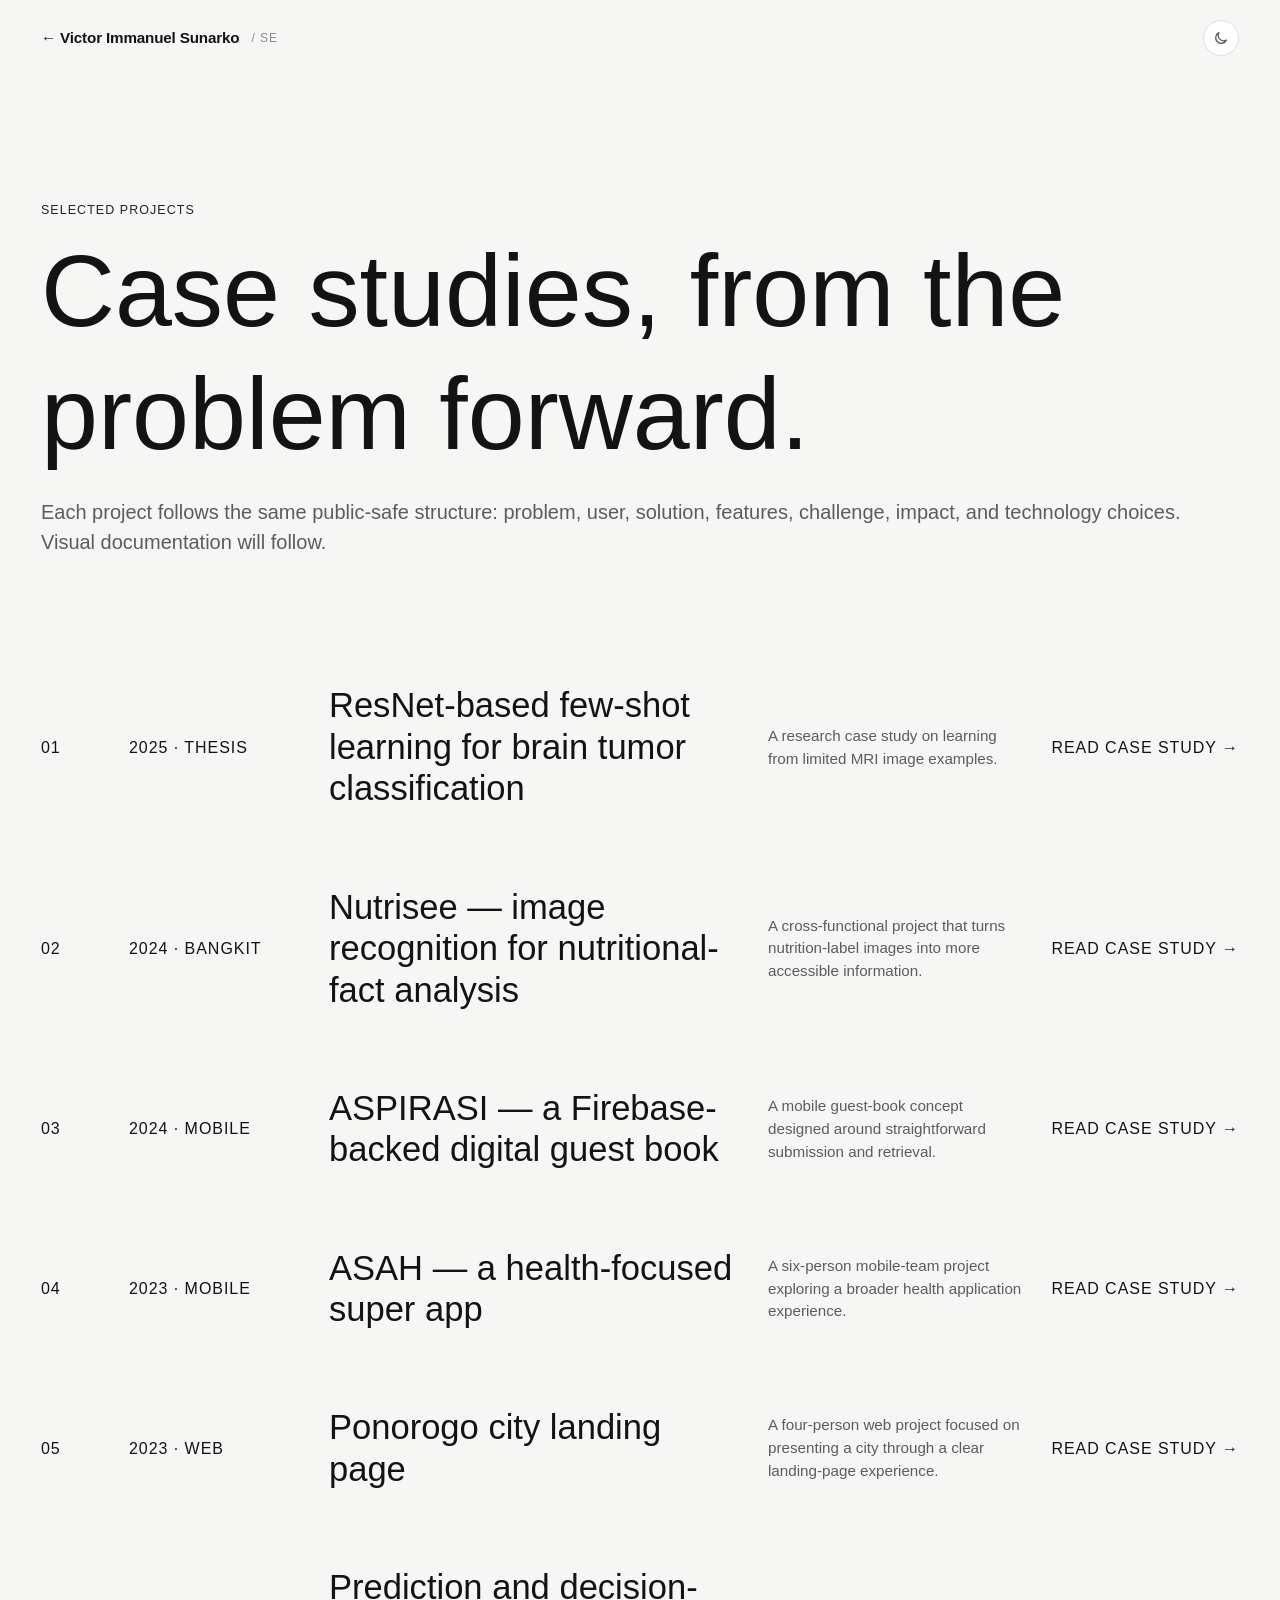
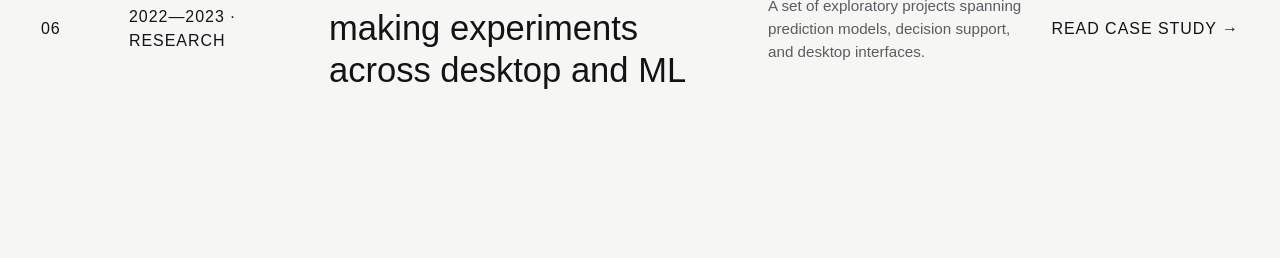
<file: projects/index.html>
<!doctype html>
<html lang="en">
<head>
  <meta charset="utf-8">
  <meta name="viewport" content="width=device-width, initial-scale=1">
  <meta name="description" content="Selected software engineering, research, and product case studies by Victor Immanuel Sunarko.">
  <meta name="theme-color" content="#eef5ff">
  <link rel="icon" href="../assets/img/favicon.svg?v=2" type="image/svg+xml">
  <link rel="preconnect" href="https://fonts.googleapis.com">
  <link rel="preconnect" href="https://fonts.gstatic.com" crossorigin>
  <link href="https://fonts.googleapis.com/css2?family=IBM+Plex+Mono:wght@400;500;600&amp;family=IBM+Plex+Sans:wght@400;500;600&amp;family=Syne:wght@500;600;700&amp;display=swap" rel="stylesheet">
  <link href="https://cdn.jsdelivr.net/npm/bootstrap@5.3.8/dist/css/bootstrap.min.css" rel="stylesheet" integrity="sha384-sRIl4kxILFvY47J16cr9ZwB07vP4J8+LH7qKQnuqkuIAvNWLzeN8tE5YBujZqJLB" crossorigin="anonymous">
  <script>
    (() => {
      try {
        const savedTheme = localStorage.getItem("portfolio-theme");
        const systemTheme = window.matchMedia("(prefers-color-scheme: dark)").matches ? "dark" : "light";
        document.documentElement.dataset.theme = savedTheme || systemTheme;
      } catch {
        document.documentElement.dataset.theme = "light";
      }
    })();
  </script>
  <link rel="stylesheet" href="../assets/css/site.css">
  <link rel="stylesheet" href="../assets/css/projects.css">
  <title>Projects — Victor Immanuel Sunarko</title>
</head>
<body class="case-page">
  <a class="skip-link" href="#main-content">Skip to content</a>
  <header class="case-nav"><div class="container-xl"><a class="brand" href="../index.html">← Victor Immanuel Sunarko <span class="brand-role">/ SE</span></a><button class="theme-toggle" type="button" aria-label="Switch to dark mode" aria-pressed="false" title="Switch to dark mode"><svg class="theme-icon theme-icon-sun" viewBox="0 0 24 24" aria-hidden="true"><circle cx="12" cy="12" r="3.5"></circle><path d="M12 2.5v2M12 19.5v2M2.5 12h2M19.5 12h2M5.3 5.3l1.4 1.4M17.3 17.3l1.4 1.4M18.7 5.3l-1.4 1.4M6.7 17.3l1.4 1.4"></path></svg><svg class="theme-icon theme-icon-moon" viewBox="0 0 24 24" aria-hidden="true"><path d="M20 15.2A8.3 8.3 0 0 1 8.8 4a8.4 8.4 0 1 0 11.2 11.2Z"></path></svg></button></div></header>
  <main id="main-content" class="case-shell">
    <section class="case-intro container-xl">
      <p class="eyebrow">Selected projects</p>
      <h1>Case studies, from the problem forward.</h1>
      <p>Each project follows the same public-safe structure: problem, user, solution, features, challenge, impact, and technology choices. Visual documentation will follow.</p>
    </section>
    <section class="container-xl" aria-label="Project case studies"><div id="case-catalogue" class="case-catalogue"></div></section>
  </main>
  <script src="data.js"></script><script src="../assets/js/project-theme.js"></script><script src="../assets/js/projects.js"></script>
</body>
</html>
</file>
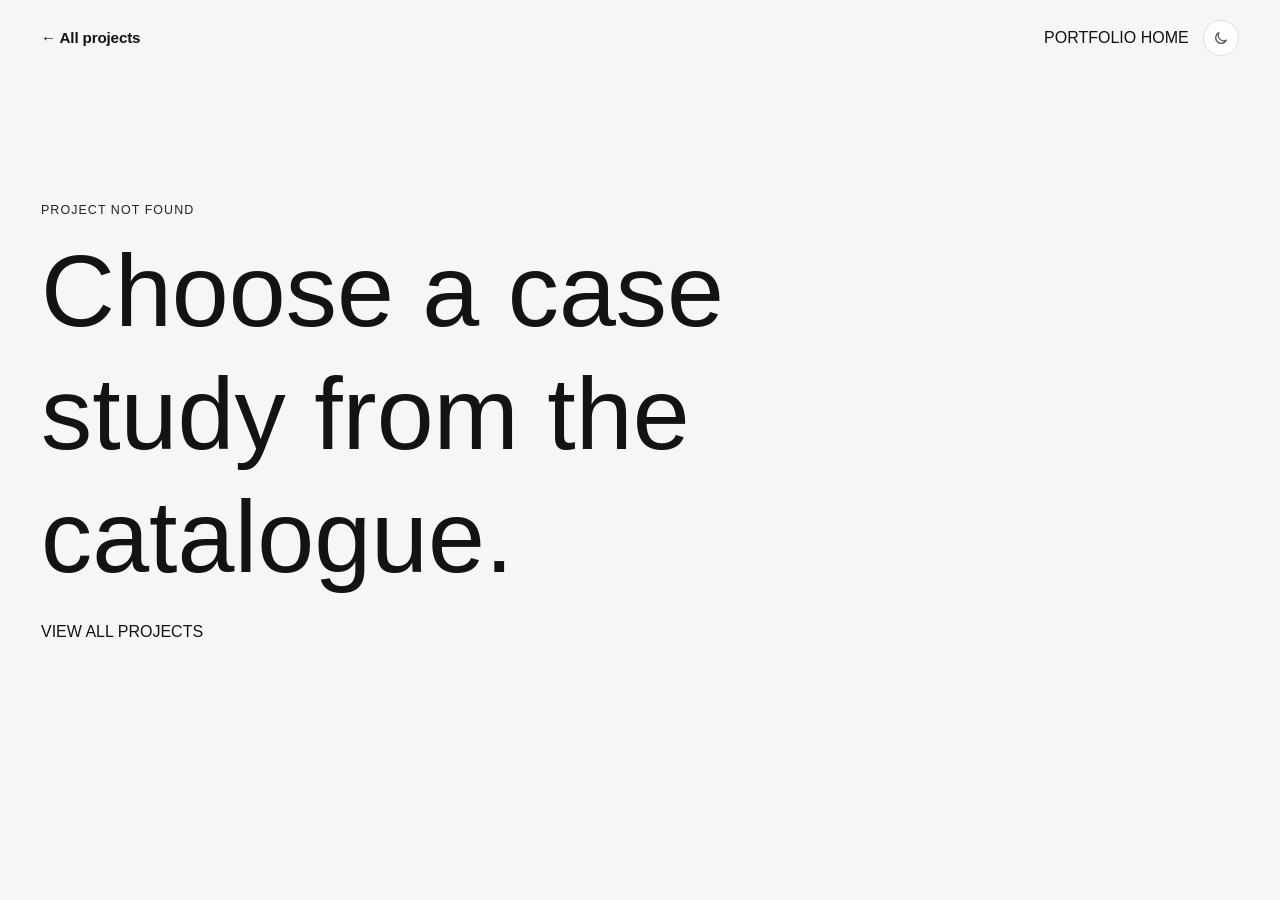
<file: projects/project.html>
<!doctype html>
<html lang="en">
<head>
  <meta charset="utf-8">
  <meta name="viewport" content="width=device-width, initial-scale=1">
  <meta name="description" content="A software engineering and research project case study by Victor Immanuel Sunarko.">
  <meta name="theme-color" content="#eef5ff">
  <link rel="icon" href="../assets/img/favicon.svg?v=2" type="image/svg+xml">
  <link rel="preconnect" href="https://fonts.googleapis.com">
  <link rel="preconnect" href="https://fonts.gstatic.com" crossorigin>
  <link href="https://fonts.googleapis.com/css2?family=IBM+Plex+Mono:wght@400;500;600&amp;family=IBM+Plex+Sans:wght@400;500;600&amp;family=Syne:wght@500;600;700&amp;display=swap" rel="stylesheet">
  <link href="https://cdn.jsdelivr.net/npm/bootstrap@5.3.8/dist/css/bootstrap.min.css" rel="stylesheet" integrity="sha384-sRIl4kxILFvY47J16cr9ZwB07vP4J8+LH7qKQnuqkuIAvNWLzeN8tE5YBujZqJLB" crossorigin="anonymous">
  <script>
    (() => {
      try {
        const savedTheme = localStorage.getItem("portfolio-theme");
        const systemTheme = window.matchMedia("(prefers-color-scheme: dark)").matches ? "dark" : "light";
        document.documentElement.dataset.theme = savedTheme || systemTheme;
      } catch {
        document.documentElement.dataset.theme = "light";
      }
    })();
  </script>
  <link rel="stylesheet" href="../assets/css/site.css">
  <link rel="stylesheet" href="../assets/css/projects.css">
  <title>Project case study — Victor Immanuel Sunarko</title>
</head>
<body class="case-page">
  <a class="skip-link" href="#main-content">Skip to content</a>
  <header class="case-nav"><div class="container-xl"><a class="brand" href="index.html">← All projects</a><div class="case-nav-actions"><a class="case-home" href="../index.html">Portfolio home</a><button class="theme-toggle" type="button" aria-label="Switch to dark mode" aria-pressed="false" title="Switch to dark mode"><svg class="theme-icon theme-icon-sun" viewBox="0 0 24 24" aria-hidden="true"><circle cx="12" cy="12" r="3.5"></circle><path d="M12 2.5v2M12 19.5v2M2.5 12h2M19.5 12h2M5.3 5.3l1.4 1.4M17.3 17.3l1.4 1.4M18.7 5.3l-1.4 1.4M6.7 17.3l1.4 1.4"></path></svg><svg class="theme-icon theme-icon-moon" viewBox="0 0 24 24" aria-hidden="true"><path d="M20 15.2A8.3 8.3 0 0 1 8.8 4a8.4 8.4 0 1 0 11.2 11.2Z"></path></svg></button></div></div></header>
  <main id="main-content" class="case-shell"><article id="case-study" class="container-xl" aria-live="polite"></article></main>
  <script src="data.js"></script><script src="../assets/js/project-theme.js"></script><script src="../assets/js/projects.js"></script>
</body>
</html>
</file>
<file: assets/css/site.css>
/**
 * Architectural & Bespoke Design System
 * Inspired by PDA Architecture (in general) & ESR Bespoke (Coding & Cinema)
 * Single Font: Inter Tight | Color: Deep Mineral Atelier (#111213)
 */

:root {
  color-scheme: dark;

  /* Deep Mineral Atelier Palette */
  --canvas: #111213;
  --surface: #18191b;
  --surface-elevated: #222426;
  --surface-subtle: #141517;
  --border: #282a2d;
  --border-subtle: rgba(255, 255, 255, 0.08);
  --border-strong: rgba(255, 255, 255, 0.2);

  /* Typography Colors */
  --ink: #f2f2f3;
  --text-primary: #f2f2f3;
  --muted: #9a9ca1;
  --text-secondary: #9a9ca1;
  --subtle: #6e7075;
  --text-muted: #6e7075;
  --text-inverted: #111213;

  /* Material & Accent Highlights */
  --accent: #d8d5cd;
  --accent-warm: #d8d5cd;
  --accent-cyan: #64b5f6;
  --accent-amber: #f59e0b;
  --accent-emerald: #10b981;

  /* Unified Single Font Stack */
  --font-sans: "Inter Tight", -apple-system, BlinkMacSystemFont, "Segoe UI", Roboto, sans-serif;
  --display: var(--font-sans);
  --body: var(--font-sans);
  --mono: var(--font-sans);

  /* Spacing Tokens */
  --gutter: clamp(1rem, 2vw, 2rem);
  --margin: clamp(1.25rem, 3.5vw, 3.5rem);
  --section-space: clamp(5.5rem, 11vw, 10rem);
  --container-max: 1320px;

  /* Bootstrap Variable Alignments */
  --bs-body-font-family: var(--font-sans);
  --bs-body-color: var(--text-primary);
  --bs-body-bg: var(--canvas);
  --bs-link-color: var(--text-primary);
  --bs-link-hover-color: var(--accent-warm);

  /* Shadows & Radius */
  --radius-sm: 4px;
  --radius-md: 8px;
  --radius-lg: 14px;
  --radius-xl: 20px;
  --shadow-subtle: 0 4px 20px rgba(0, 0, 0, 0.4);
}

:root[data-theme="light"] {
  color-scheme: light;

  /* Refined Mineral Gallery Light */
  --canvas: #f6f6f5;
  --surface: #ffffff;
  --surface-elevated: #eeeee9;
  --surface-subtle: #f0f0ee;
  --border: #deded9;
  --border-subtle: rgba(0, 0, 0, 0.08);
  --border-strong: rgba(0, 0, 0, 0.22);

  --ink: #121314;
  --text-primary: #121314;
  --muted: #5b5c61;
  --text-secondary: #5b5c61;
  --subtle: #8a8c92;
  --text-muted: #8a8c92;
  --text-inverted: #ffffff;

  --accent: #232426;
  --accent-warm: #232426;
  --shadow-subtle: 0 4px 20px rgba(0, 0, 0, 0.06);
}

/* Base Reset & Smooth Typography */
*, *::before, *::after {
  box-sizing: border-box;
}

html {
  font-family: var(--font-sans);
  background-color: var(--canvas);
  color: var(--text-primary);
  font-size: 16px;
  line-height: 1.5;
  -webkit-font-smoothing: antialiased;
  -moz-osx-font-smoothing: grayscale;
  text-rendering: optimizeLegibility;
  scroll-behavior: smooth;
}

body {
  margin: 0;
  padding: 0;
  background-color: var(--canvas);
  color: var(--text-primary);
  font-family: var(--font-sans);
  overflow-x: hidden;
  position: relative;
  min-height: 100vh;
}

/* Full-Bleed Architectural Container (Extreme Margin 0 — UI/UX Pro Max Standard) */
.container-xl {
  width: 100% !important;
  max-width: 100% !important;
  margin-left: 0 !important;
  margin-right: 0 !important;
  padding-left: clamp(1.25rem, 3.2vw, 3rem) !important;
  padding-right: clamp(1.25rem, 3.2vw, 3rem) !important;
}

/* Accessibility Skip Link */
.skip-link {
  position: absolute;
  top: -100px;
  left: 1.5rem;
  background: var(--text-primary);
  color: var(--text-inverted);
  padding: 0.75rem 1.25rem;
  z-index: 9999;
  font-weight: 600;
  text-decoration: none;
  border-radius: var(--radius-sm);
  transition: top 0.2s ease;
}
.skip-link:focus {
  top: 1.5rem;
}

/* Scroll Progress Line */
.scroll-progress {
  position: fixed;
  top: 0;
  left: 0;
  height: 2px;
  width: 0%;
  background-color: var(--accent-warm);
  z-index: 1000;
  transition: width 0.08s linear;
}

/* Architectural Background Canvas */
.architectural-bg-canvas {
  position: fixed;
  inset: 0;
  pointer-events: none;
  z-index: -1;
  overflow: hidden;
}

.arch-grid-lines {
  position: absolute;
  inset: 0;
  background-image: 
    linear-gradient(to right, var(--border-subtle) 1px, transparent 1px),
    linear-gradient(to bottom, var(--border-subtle) 1px, transparent 1px);
  background-size: clamp(60px, 8vw, 120px) clamp(60px, 8vw, 120px);
  opacity: 0.35;
}

.arch-ambient-glow {
  position: absolute;
  top: -15%;
  left: 50%;
  transform: translateX(-50%);
  width: 75vw;
  height: 45vh;
  background: radial-gradient(circle, rgba(255, 255, 255, 0.035) 0%, transparent 70%);
  border-radius: 50%;
}

/* ==========================================================================
   Typography Hierarchy (ESR Bespoke + PDA Architecture)
   ========================================================================== */

.h0, .heading-hero {
  font-family: var(--font-sans);
  font-size: clamp(2.75rem, 6.5vw, 5.25rem);
  line-height: 0.94;
  letter-spacing: -0.028em;
  font-weight: 600;
  text-wrap: balance;
  margin: 0;
}

.h1, .section-heading {
  font-family: var(--font-sans);
  font-size: clamp(2rem, 4.2vw, 3.75rem);
  line-height: 0.98;
  letter-spacing: -0.022em;
  font-weight: 500;
  text-wrap: balance;
  margin: 0;
}

.h2 {
  font-family: var(--font-sans);
  font-size: clamp(1.4rem, 2.5vw, 2.15rem);
  line-height: 1.15;
  letter-spacing: -0.015em;
  font-weight: 500;
  margin: 0;
}

.h3 {
  font-family: var(--font-sans);
  font-size: clamp(1.15rem, 1.8vw, 1.5rem);
  line-height: 1.25;
  letter-spacing: -0.01em;
  font-weight: 500;
  margin: 0;
}

/* Editorial Statement Text (ESR Bespoke .large-body) */
.large-body, .section-lead {
  font-family: var(--font-sans);
  font-size: clamp(1.125rem, 1.8vw, 1.65rem);
  line-height: 1.25;
  letter-spacing: -0.01em;
  font-weight: 400;
  color: var(--text-secondary);
  margin: 0;
  max-width: 58ch;
  text-wrap: balance;
}

/* Technical Telemetry Metadata (.mono) */
.mono, .eyebrow, .portal-tag, .hud-label, .principle-code, .project-index {
  font-family: var(--font-sans);
  font-size: 0.78rem;
  line-height: 1;
  text-transform: uppercase;
  letter-spacing: 0.085em;
  font-weight: 500;
  color: var(--text-muted);
  font-variant-numeric: tabular-nums;
}

.eyebrow {
  display: block;
  margin-bottom: 0.85rem;
  color: var(--accent-warm);
}

.tabular-nums {
  font-variant-numeric: tabular-nums;
}

/* Hairline Dividers */
.hairline-divider {
  width: 100%;
  height: 1px;
  background-color: var(--border);
  margin: var(--gutter) 0;
  border: none;
}

/* ==========================================================================
   Header & Fixed Navigation
   ========================================================================== */

.site-nav {
  position: fixed;
  top: 0;
  left: 0;
  right: 0;
  z-index: 500;
  padding: 1.25rem 0;
  background: rgba(17, 18, 19, 0.75);
  backdrop-filter: blur(16px);
  -webkit-backdrop-filter: blur(16px);
  border-bottom: 1px solid var(--border-subtle);
  transition: padding 0.3s ease, background 0.3s ease;
}

:root[data-theme="light"] .site-nav {
  background: rgba(246, 246, 245, 0.85);
}

.nav-shell {
  display: flex;
  align-items: center;
  justify-content: space-between;
}

.brand {
  display: inline-flex;
  align-items: center;
  gap: 0.75rem;
  color: var(--text-primary);
  text-decoration: none;
  font-weight: 600;
  font-size: 0.95rem;
  letter-spacing: -0.01em;
}

.brand:hover {
  color: var(--accent-warm);
}

.brand-mark {
  display: inline-flex;
  align-items: center;
  justify-content: center;
  width: 26px;
  height: 26px;
  border-radius: 50%;
  border: 1px solid var(--border);
  background: var(--surface);
}

.brand-mark svg {
  width: 14px;
  height: 14px;
  stroke: currentColor;
  stroke-width: 2;
  fill: none;
}

.brand-role {
  font-size: 0.75rem;
  color: var(--text-muted);
  text-transform: uppercase;
  letter-spacing: 0.08em;
  font-weight: 500;
}

.nav-controls {
  display: flex;
  align-items: center;
  gap: 1.5rem;
}

.nav-links {
  display: flex;
  align-items: center;
  list-style: none;
  margin: 0;
  padding: 0;
  gap: 1.75rem;
}

.nav-link {
  color: var(--text-secondary);
  text-decoration: none;
  font-size: 0.875rem;
  font-weight: 500;
  letter-spacing: 0.01em;
  position: relative;
  transition: color 0.2s ease;
}

.nav-link::after {
  content: "";
  position: absolute;
  bottom: -4px;
  left: 0;
  width: 100%;
  height: 1.5px;
  background-color: var(--text-primary);
  transform: scaleX(0);
  transform-origin: right center;
  transition: transform 0.28s cubic-bezier(0.16, 1, 0.3, 1);
}

.nav-link:hover, .nav-link.is-active {
  color: var(--text-primary);
}

.nav-link:hover::after, .nav-link.is-active::after {
  transform: scaleX(1);
  transform-origin: left center;
}

.nav-availability {
  display: inline-flex;
  align-items: center;
  gap: 0.5rem;
  padding: 0.4rem 0.85rem;
  border-radius: 999px;
  background: var(--surface);
  border: 1px solid var(--border);
  color: var(--text-primary);
  text-decoration: none;
  font-size: 0.8rem;
  font-weight: 500;
  transition: border-color 0.2s ease, background 0.2s ease;
}

.nav-availability:hover {
  border-color: var(--border-strong);
  background: var(--surface-elevated);
}

.status-dot {
  width: 7px;
  height: 7px;
  border-radius: 50%;
  background-color: var(--accent-emerald);
  box-shadow: 0 0 8px rgba(16, 185, 129, 0.6);
}

.theme-toggle {
  background: var(--surface);
  border: 1px solid var(--border);
  color: var(--text-secondary);
  width: 36px;
  height: 36px;
  border-radius: 50%;
  display: inline-flex;
  align-items: center;
  justify-content: center;
  cursor: pointer;
  transition: color 0.2s ease, border-color 0.2s ease;
}

.theme-toggle:hover {
  color: var(--text-primary);
  border-color: var(--border-strong);
}

.theme-icon {
  width: 16px;
  height: 16px;
  fill: none;
  stroke: currentColor;
  stroke-width: 2;
  stroke-linecap: round;
  stroke-linejoin: round;
}

:root[data-theme="dark"] .theme-icon-sun { display: block; }
:root[data-theme="dark"] .theme-icon-moon { display: none; }
:root[data-theme="light"] .theme-icon-sun { display: none; }
:root[data-theme="light"] .theme-icon-moon { display: block; }

.nav-toggle {
  display: none;
  background: none;
  border: none;
  color: var(--text-primary);
  width: 28px;
  height: 28px;
  cursor: pointer;
  position: relative;
}

/* ==========================================================================
   Hero Section (PDA Architecture Monolith)
   ========================================================================== */

.hero {
  position: relative;
  min-height: 94vh;
  display: flex;
  align-items: center;
  padding: calc(var(--section-space) * 0.9) 0 var(--section-space);
  overflow: hidden;
}

.hero-signal {
  display: inline-flex;
  align-items: center;
  gap: 0.6rem;
  font-size: 0.76rem;
  letter-spacing: 0.08em;
  text-transform: uppercase;
  color: var(--text-muted);
  font-weight: 500;
  margin-bottom: 2rem;
}

.signal-live-dot {
  width: 6px;
  height: 6px;
  border-radius: 50%;
  background: var(--accent-emerald);
  box-shadow: 0 0 8px rgba(16, 185, 129, 0.7);
}

.hero-header-block {
  margin-bottom: clamp(2rem, 4vw, 3.5rem);
}

.hero-kicker {
  font-size: 0.85rem;
  text-transform: uppercase;
  letter-spacing: 0.09em;
  color: var(--accent-warm);
  font-weight: 500;
  margin-bottom: 1.25rem;
}

.hero-title {
  margin-bottom: 1.75rem;
}

.hero-line {
  display: block;
  overflow: hidden;
}

.hero-line > span {
  display: inline-block;
  transform: translateY(110%);
  opacity: 0;
  transition: transform 0.95s cubic-bezier(0.16, 1, 0.3, 1), opacity 0.95s ease;
  will-change: transform, opacity;
}

body.site-revealed .hero-line > span,
body.no-preloader .hero-line > span {
  transform: translateY(0%);
  opacity: 1;
}

body.site-revealed .hero-line:nth-child(2) > span {
  transition-delay: 0.12s;
}

.hero-title .outline {
  color: var(--text-primary);
  font-weight: 600;
}

.hero-intro {
  font-size: clamp(1.05rem, 1.6vw, 1.35rem);
  line-height: 1.45;
  color: var(--text-secondary);
  font-weight: 400;
  max-width: 58ch;
  text-wrap: balance;
}

/* Decision Gateway Cards (Systems vs Cinema) */
.hero-decision-gateway {
  display: grid;
  grid-template-columns: repeat(2, minmax(0, 1fr));
  gap: clamp(1rem, 2.5vw, 2rem);
  margin: clamp(2.5rem, 4vw, 4rem) auto 1.5rem;
  position: relative;
  z-index: 5;
}

.portal-card {
  position: relative;
  background: var(--surface);
  border: 1px solid var(--border);
  border-radius: var(--radius-lg);
  padding: clamp(1.5rem, 2.8vw, 2.5rem);
  display: flex;
  flex-direction: column;
  justify-content: space-between;
  min-height: 300px;
  transition: transform 0.35s cubic-bezier(0.16, 1, 0.3, 1),
              border-color 0.35s ease,
              background-color 0.35s ease;
}

.portal-card:hover {
  transform: translateY(-3px);
  border-color: var(--border-strong);
  background: var(--surface-elevated);
}

.portal-card-header {
  display: flex;
  align-items: center;
  justify-content: space-between;
  margin-bottom: 1.25rem;
}

.portal-badge {
  font-size: 0.74rem;
  text-transform: uppercase;
  letter-spacing: 0.08em;
  font-weight: 600;
  color: var(--text-muted);
}

.portal-title {
  font-size: clamp(1.35rem, 2.2vw, 1.85rem);
  font-weight: 600;
  letter-spacing: -0.015em;
  color: var(--text-primary);
  margin-bottom: 0.65rem;
}

.portal-desc {
  font-size: 0.93rem;
  line-height: 1.45;
  color: var(--text-secondary);
  margin-bottom: 1.5rem;
}

.portal-specs {
  display: flex;
  flex-wrap: wrap;
  gap: 0.5rem 1rem;
  margin-bottom: 1.75rem;
  font-size: 0.8rem;
  color: var(--text-muted);
}

.portal-specs span {
  display: inline-flex;
  align-items: center;
  gap: 0.4rem;
}

.spec-dot {
  width: 5px;
  height: 5px;
  border-radius: 50%;
  background: currentColor;
}

.spec-dot.eng { color: var(--accent-cyan); }
.spec-dot.creative { color: var(--accent-amber); }

.portal-btn {
  display: inline-flex;
  align-items: center;
  justify-content: space-between;
  width: 100%;
  padding: 0.85rem 1.25rem;
  border-radius: var(--radius-md);
  border: 1px solid var(--border);
  background: var(--surface-subtle);
  color: var(--text-primary);
  font-size: 0.88rem;
  font-weight: 500;
  text-decoration: none;
  cursor: pointer;
  position: relative;
  transition: background 0.2s ease, border-color 0.2s ease;
  will-change: transform;
}

.portal-btn:hover {
  background: var(--surface);
  border-color: var(--border-strong);
  color: var(--text-primary);
}

.portal-btn .btn-arrow,
.link-arrow,
.cue-arrow {
  display: inline-block;
  transition: transform 0.28s cubic-bezier(0.34, 1.56, 0.64, 1);
  will-change: transform;
}

.portal-btn:hover .btn-arrow,
.contact-link:hover .link-arrow {
  transform: translateX(5px);
}

.scroll-cue:hover .cue-arrow {
  transform: translateY(4px);
}

/* Tactile Switch Depression on All Actionable Controls */
.portal-btn:active,
.proj-nav-btn:active,
.nav-availability:active,
.theme-toggle:active,
.contact-link:active,
.btn-cinema-action:active,
.btn-switch-code:active,
.cinema-contact-link:active,
.schematic-step:active {
  transform: scale(0.975) translateY(1.5px) !important;
  transition: transform 0.05s ease !important;
}

.hero-footer {
  padding-top: 1.5rem;
  border-top: 1px solid var(--border-subtle);
}

.scroll-cue {
  display: inline-flex;
  align-items: center;
  gap: 0.6rem;
  color: var(--text-muted);
  text-decoration: none;
  font-size: 0.82rem;
  letter-spacing: 0.05em;
  text-transform: uppercase;
  transition: color 0.2s ease;
}

.scroll-cue:hover {
  color: var(--text-primary);
}

.cue-arrow {
  width: 15px;
  height: 15px;
  transition: transform 0.2s ease;
}

.scroll-cue:hover .cue-arrow {
  transform: translateY(3px);
}

.hero-live-telemetry {
  font-size: 0.78rem;
  letter-spacing: 0.08em;
  text-transform: uppercase;
  color: var(--text-muted);
}

.hero-live-telemetry .dot {
  display: inline-block;
  width: 6px;
  height: 6px;
  border-radius: 50%;
  background: var(--accent-cyan);
  margin-right: 0.4rem;
}

/* ==========================================================================
   Section 1: Architecture & Approach (#approach)
   ========================================================================== */

.portfolio-section {
  padding: var(--section-space) 0;
  position: relative;
  border-top: 1px solid var(--border-subtle);
}

.building-specs-hud {
  margin-top: 2.5rem;
  display: flex;
  flex-direction: column;
  gap: 1.5rem;
}

.hud-item {
  padding-left: 1.25rem;
  border-left: 2px solid var(--border);
  transition: border-color 0.2s ease;
}

.hud-item:hover {
  border-left-color: var(--accent-warm);
}

.hud-item strong {
  display: block;
  font-size: 1.1rem;
  font-weight: 500;
  color: var(--text-primary);
  margin: 0.35rem 0 0.25rem;
}

.hud-item p {
  font-size: 0.9rem;
  line-height: 1.45;
  color: var(--text-secondary);
  margin: 0;
}

.building-card {
  background: var(--surface);
  border: 1px solid var(--border);
  border-radius: var(--radius-md);
  padding: clamp(1.5rem, 2.5vw, 2.25rem);
  margin-bottom: 1.25rem;
  transition: border-color 0.2s ease, background 0.2s ease;
}

.building-card:hover {
  border-color: var(--border-strong);
  background: var(--surface-elevated);
}

.building-card-header {
  display: flex;
  align-items: center;
  justify-content: space-between;
  margin-bottom: 0.85rem;
}

.building-card h3 {
  font-size: 1.25rem;
  font-weight: 500;
  color: var(--text-primary);
  margin-bottom: 0.65rem;
}

.building-card p {
  font-size: 0.93rem;
  line-height: 1.5;
  color: var(--text-secondary);
  margin-bottom: 1.25rem;
}

.building-schematic {
  position: relative;
  display: flex;
  align-items: center;
  justify-content: space-between;
  background: var(--surface-subtle);
  border: 1px solid var(--border);
  border-radius: var(--radius-sm);
  padding: 0.35rem 0.5rem;
  margin-top: 1.25rem;
  overflow: hidden;
}

.schematic-rail {
  position: absolute;
  inset: 3px;
  pointer-events: none;
  z-index: 1;
}

.rail-carriage {
  position: absolute;
  top: 0;
  bottom: 0;
  left: 0;
  width: 32%;
  background: var(--surface-elevated);
  border: 1px solid var(--border-strong);
  border-radius: 2px;
  transition: transform 0.32s cubic-bezier(0.16, 1, 0.3, 1), width 0.32s cubic-bezier(0.16, 1, 0.3, 1);
  will-change: transform, width;
}

.schematic-step {
  position: relative;
  z-index: 2;
  background: transparent;
  border: none;
  padding: 0.35rem 0.55rem;
  font-family: var(--font-sans);
  font-size: 0.76rem;
  font-weight: 500;
  color: var(--text-muted);
  cursor: pointer;
  border-radius: 2px;
  transition: color 0.2s ease;
  white-space: nowrap;
}

.schematic-step:hover,
.schematic-step.is-active {
  color: var(--text-primary);
  font-weight: 600;
}

.schematic-step:focus-visible {
  outline: 2px solid var(--accent-warm);
  outline-offset: 1px;
}

.schematic-arrow {
  position: relative;
  z-index: 2;
  font-size: 0.72rem;
  color: var(--border-strong);
  user-select: none;
  transition: transform 0.2s ease;
}

/* ==========================================================================
   Section 2: Coding Section (#work - ESR Bespoke Atelier Standard)
   ========================================================================== */

#work {
  background: var(--surface-subtle);
}

/* ESR Bespoke Telemetry Grid */
.atelier-telemetry-grid {
  display: grid;
  grid-template-columns: repeat(3, minmax(0, 1fr));
  gap: 1px;
  background: var(--border);
  border: 1px solid var(--border);
  border-radius: var(--radius-md);
  overflow: hidden;
  margin-bottom: clamp(2rem, 4vw, 3rem);
}

.telemetry-cell {
  background: var(--surface);
  padding: 1.25rem 1.5rem;
  display: flex;
  flex-direction: column;
  gap: 0.35rem;
}

.telemetry-cell strong {
  font-size: 1.05rem;
  font-weight: 500;
  color: var(--text-primary);
}

/* Feature Case Card */
.professional-feature {
  background: var(--surface);
  border: 1px solid var(--border);
  border-radius: var(--radius-lg);
  padding: clamp(1.75rem, 3.5vw, 3rem);
  display: grid;
  grid-template-columns: 1fr 1fr;
  gap: clamp(2rem, 4vw, 3.5rem);
  align-items: center;
  margin-bottom: clamp(3rem, 5vw, 4.5rem);
}

.professional-copy {
  display: flex;
  flex-direction: column;
}

.project-type {
  font-size: 0.82rem;
  color: var(--accent-warm);
  font-weight: 500;
  margin-bottom: 0.5rem;
}

.professional-index {
  font-size: 0.78rem;
  letter-spacing: 0.08em;
  color: var(--text-muted);
  margin-bottom: 0.75rem;
}

.professional-copy h3 {
  font-size: clamp(1.5rem, 2.5vw, 2.15rem);
  font-weight: 600;
  letter-spacing: -0.015em;
  color: var(--text-primary);
  margin-bottom: 1rem;
}

.project-summary {
  font-size: 1.05rem;
  line-height: 1.5;
  color: var(--text-secondary);
  margin-bottom: 1.5rem;
}

.project-facts {
  display: grid;
  grid-template-columns: repeat(2, 1fr);
  gap: 1rem;
  padding: 1.25rem 0;
  border-top: 1px solid var(--border-subtle);
  border-bottom: 1px solid var(--border-subtle);
  margin-bottom: 1.25rem;
}

.project-facts dt {
  font-size: 0.76rem;
  text-transform: uppercase;
  letter-spacing: 0.08em;
  color: var(--text-muted);
  margin-bottom: 0.2rem;
}

.project-facts dd {
  font-size: 0.92rem;
  font-weight: 500;
  color: var(--text-primary);
  margin: 0;
}

.nda-note {
  font-size: 0.82rem;
  line-height: 1.45;
  color: var(--text-muted);
  font-style: italic;
  margin: 0;
}

/* Professional Stack Visualization */
.visual-window {
  background: var(--surface-subtle);
  border: 1px solid var(--border);
  border-radius: var(--radius-md);
  overflow: hidden;
  box-shadow: var(--shadow-subtle);
}

.visual-toolbar {
  display: flex;
  align-items: center;
  justify-content: space-between;
  padding: 0.75rem 1.25rem;
  border-bottom: 1px solid var(--border);
  background: var(--surface);
  font-size: 0.76rem;
  letter-spacing: 0.07em;
  text-transform: uppercase;
  color: var(--text-muted);
}

.toolbar-dots {
  display: flex;
  gap: 5px;
}

.toolbar-dots i {
  width: 7px;
  height: 7px;
  border-radius: 50%;
  background: var(--border);
}

.professional-stack-map {
  padding: 2rem 1.5rem;
  display: flex;
  flex-direction: column;
  gap: 1rem;
}

.stack-lane {
  background: var(--surface);
  border: 1px solid var(--border);
  border-radius: var(--radius-sm);
  padding: 1rem 1.25rem;
  transition: border-color 0.2s ease, transform 0.2s ease;
}

.stack-lane:hover {
  border-color: var(--border-strong);
  transform: translateX(4px);
}

.stack-lane.primary {
  border-color: rgba(100, 181, 246, 0.4);
  background: rgba(100, 181, 246, 0.04);
}

.stack-lane span {
  display: block;
  font-size: 0.74rem;
  text-transform: uppercase;
  letter-spacing: 0.08em;
  color: var(--text-muted);
  margin-bottom: 0.25rem;
}

.stack-lane strong {
  display: block;
  font-size: 0.96rem;
  font-weight: 500;
  color: var(--text-primary);
  line-height: 1.35;
}

.stack-connector {
  height: 16px;
  width: 2px;
  background: var(--border);
  margin: 0 auto;
  position: relative;
}

.pulse-beam {
  position: absolute;
  top: 0;
  left: 0;
  width: 100%;
  height: 50%;
  background: var(--accent-cyan);
  animation: beamPulse 2s ease-in-out infinite;
}

@keyframes beamPulse {
  0% { transform: translateY(0); opacity: 0; }
  50% { opacity: 1; }
  100% { transform: translateY(16px); opacity: 0; }
}

/* Early Work Cards Grid */
.early-work-heading {
  margin-bottom: 1.75rem;
}

.early-work-grid {
  display: grid;
  grid-template-columns: repeat(3, minmax(0, 1fr));
  gap: 1.25rem;
}

.early-work-card {
  background: var(--surface);
  border: 1px solid var(--border);
  border-radius: var(--radius-md);
  padding: 1.75rem 1.5rem;
  display: flex;
  flex-direction: column;
  transition: border-color 0.2s ease, transform 0.2s ease;
}

.early-work-card:hover {
  border-color: var(--border-strong);
  transform: translateY(-2px);
}

.early-work-card span {
  font-size: 0.78rem;
  letter-spacing: 0.08em;
  text-transform: uppercase;
  color: var(--text-muted);
  margin-bottom: 0.65rem;
}

.early-work-card h3 {
  font-size: 1.2rem;
  font-weight: 500;
  color: var(--text-primary);
  margin-bottom: 0.85rem;
}

.early-work-card ul {
  list-style: none;
  padding: 0;
  margin: 0;
  font-size: 0.88rem;
  line-height: 1.45;
  color: var(--text-secondary);
  display: flex;
  flex-direction: column;
  gap: 0.5rem;
}

.early-work-card li::before {
  content: "— ";
  color: var(--border-strong);
}

/* ==========================================================================
   Section 3: Career Timeline (#experience)
   ========================================================================== */

.timeline {
  list-style: none;
  padding: 0;
  margin: 0;
  position: relative;
}

.timeline::before {
  content: "";
  position: absolute;
  top: 10px;
  bottom: 10px;
  left: 200px;
  width: 1px;
  background: var(--border);
}

.timeline-item {
  display: grid;
  grid-template-columns: 200px 1fr;
  gap: 2.5rem;
  padding: 2rem 0;
  position: relative;
  border-bottom: 1px solid var(--border-subtle);
  transition: border-color 0.25s ease;
}

.timeline-item.is-current {
  border-bottom-color: var(--border-strong);
}

.timeline-item.is-current .timeline-period {
  color: var(--text-primary);
  transform: translateX(4px);
  transition: transform 0.3s cubic-bezier(0.16, 1, 0.3, 1), color 0.3s ease;
}

.timeline-item.is-current .timeline-role {
  color: var(--accent-warm);
  transition: color 0.3s ease;
}

.timeline-period {
  font-size: 0.82rem;
  line-height: 1.4;
  color: var(--text-muted);
  font-variant-numeric: tabular-nums;
}

.live-duration {
  font-weight: 500;
  color: var(--accent-warm);
}

.timeline-role {
  display: block;
  font-size: 1.15rem;
  font-weight: 600;
  color: var(--text-primary);
  margin-bottom: 0.5rem;
}

.timeline-item p {
  font-size: 0.94rem;
  line-height: 1.5;
  color: var(--text-secondary);
  margin: 0;
}

/* ==========================================================================
   Section 4: Capabilities & Education (#credentials)
   ========================================================================== */

.capability-grid {
  display: grid;
  grid-template-columns: repeat(4, minmax(0, 1fr));
  gap: 1.25rem;
  margin-bottom: 3.5rem;
}

.capability-card {
  background: var(--surface);
  border: 1px solid var(--border);
  border-radius: var(--radius-md);
  padding: 1.75rem 1.5rem;
  display: flex;
  flex-direction: column;
  transition: border-color 0.2s ease, transform 0.2s ease;
}

.capability-card:hover {
  border-color: var(--border-strong);
  transform: translateY(-2px);
}

.capability-card h3 {
  font-size: 1.15rem;
  font-weight: 500;
  color: var(--text-primary);
  margin: 0.5rem 0 0.65rem;
}

.capability-card p {
  font-size: 0.88rem;
  line-height: 1.45;
  color: var(--text-secondary);
  margin-bottom: 1.25rem;
  flex-grow: 1;
}

.capability-tech-tags {
  display: flex;
  flex-wrap: wrap;
  gap: 0.4rem;
  padding-top: 0.85rem;
  border-top: 1px solid var(--border-subtle);
}

.capability-tech-tags span {
  background: var(--surface-subtle);
  border: 1px solid var(--border);
  border-radius: var(--radius-sm);
  padding: 0.2rem 0.5rem;
  font-size: 0.72rem;
  font-weight: 500;
  color: var(--text-muted);
  transition: transform 0.22s cubic-bezier(0.34, 1.56, 0.64, 1), border-color 0.2s ease, background 0.2s ease, color 0.2s ease;
  cursor: default;
  user-select: none;
}

.capability-tech-tags span:hover {
  transform: translateY(-2px);
  border-color: var(--border-strong);
  background: var(--surface-elevated);
  color: var(--text-primary);
}

.credential-layout {
  display: grid;
  grid-template-columns: 1fr 1fr;
  gap: 3rem;
  margin-bottom: 3rem;
  padding-top: 2rem;
  border-top: 1px solid var(--border-subtle);
}

.compact-timeline {
  list-style: none;
  padding: 0;
  margin: 0;
}

.compact-timeline .timeline-item {
  grid-template-columns: 140px 1fr;
  gap: 1.5rem;
  padding: 1.25rem 0;
}

.credential-foot {
  display: grid;
  grid-template-columns: 1fr 1fr;
  gap: 3rem;
  padding-top: 2rem;
  border-top: 1px solid var(--border-subtle);
}

.evidence-list {
  list-style: none;
  padding: 0;
  margin: 0;
}

.evidence-list li {
  padding: 0.85rem 0;
  border-bottom: 1px solid var(--border-subtle);
  font-size: 0.92rem;
  display: flex;
  flex-direction: column;
  gap: 0.25rem;
}

.evidence-list li span {
  font-size: 0.76rem;
  text-transform: uppercase;
  letter-spacing: 0.08em;
  color: var(--text-muted);
}

.evidence-list li p {
  margin: 0;
  color: var(--text-primary);
}

/* ==========================================================================
   Section 5: Projects & Notes (#notes - Horizontal Atelier Reel)
   ========================================================================== */

.projects-guide-bar {
  display: flex;
  align-items: center;
  justify-content: space-between;
  gap: 1.5rem;
  padding: 0.65rem 1rem;
  background: var(--surface);
  border: 1px solid var(--border);
  border-radius: var(--radius-md);
}

.projects-counter-badge {
  font-size: 0.8rem;
  font-weight: 500;
  letter-spacing: 0.08em;
  text-transform: uppercase;
  color: var(--text-muted);
}

.projects-counter-badge b {
  color: var(--accent-warm);
  font-weight: 600;
  font-size: 0.95rem;
}

.projects-actions {
  display: flex;
  align-items: center;
  gap: 0.5rem;
}

.proj-nav-btn {
  width: 36px;
  height: 36px;
  border-radius: 50%;
  background: var(--surface-subtle);
  border: 1px solid var(--border);
  color: var(--text-primary);
  display: inline-flex;
  align-items: center;
  justify-content: center;
  cursor: pointer;
  font-size: 1rem;
  line-height: 1;
  transition: all 0.2s ease;
}

.proj-nav-btn:hover {
  background: var(--surface-elevated);
  border-color: var(--border-strong);
  color: var(--accent-warm);
  transform: scale(1.05);
}

.projects-stage {
  position: relative;
  margin-bottom: 3.5rem;
}

/* Default / Mobile Grid */
.notes-grid {
  display: grid;
  grid-template-columns: repeat(auto-fit, minmax(320px, 1fr));
  gap: 1.25rem;
}

.note-link {
  text-decoration: none;
  color: inherit;
  display: block;
}

.project-panel-content {
  background: var(--surface);
  border: 1px solid var(--border);
  border-radius: var(--radius-md);
  padding: 1.75rem 1.5rem;
  min-height: 220px;
  display: flex;
  flex-direction: column;
  justify-content: space-between;
  transition: border-color 0.25s ease, transform 0.25s ease, background 0.25s ease, box-shadow 0.25s ease;
}

.note-link:hover .project-panel-content {
  border-color: var(--border-strong);
  background: var(--surface-elevated);
  transform: translateY(-2px);
}

.panel-header {
  display: flex;
  align-items: center;
  justify-content: space-between;
  margin-bottom: 0.85rem;
}

.article-meta {
  font-size: 0.78rem;
  color: var(--text-muted);
  font-variant-numeric: tabular-nums;
}

.panel-badge {
  font-size: 0.72rem;
  text-transform: uppercase;
  letter-spacing: 0.08em;
  color: var(--accent-warm);
  font-weight: 600;
}

.project-panel-content h3 {
  font-size: 1.15rem;
  font-weight: 500;
  line-height: 1.35;
  color: var(--text-primary);
  margin: 0 0 1.25rem;
}

.panel-footer {
  display: flex;
  align-items: center;
  justify-content: space-between;
  padding-top: 0.85rem;
  border-top: 1px solid var(--border-subtle);
  font-size: 0.82rem;
}

.note-topic {
  color: var(--text-muted);
}

.note-arrow {
  color: var(--text-primary);
  font-weight: 500;
  display: inline-block;
  transition: transform 0.28s cubic-bezier(0.34, 1.56, 0.64, 1);
  will-change: transform;
}

.note-link:hover .note-arrow {
  transform: translate(5px, -3px);
}

.projects-progress {
  display: none;
}

/* Desktop Horizontal Reel Carousel (GSAP ScrollTrigger Pinned Mode) */
@media (min-width: 992px) {
  .motion-ready .projects-stage {
    position: relative;
    height: min(74vh, calc(100dvh - 6.5rem), 46rem);
    min-height: min(32rem, calc(100dvh - 6.5rem));
    overflow: hidden;
    border: 1px solid var(--border);
    border-radius: var(--radius-lg);
    background: var(--surface-subtle);
    box-shadow: var(--shadow-subtle);
  }

  .motion-ready .notes-grid {
    display: flex;
    flex-direction: row;
    flex-wrap: nowrap;
    width: max-content;
    height: 100%;
    align-items: stretch;
    gap: 1.5rem;
    padding: 1.5rem;
    margin-bottom: 0;
  }

  .motion-ready .note-link {
    width: min(54vw, 44rem);
    height: 100%;
    flex: 0 0 min(54vw, 44rem);
  }

  .motion-ready .atropos,
  .motion-ready .atropos-scale,
  .motion-ready .atropos-rotate,
  .motion-ready .atropos-inner {
    height: 100%;
    width: 100%;
  }

  .motion-ready .project-panel-content {
    height: 100%;
    display: flex;
    flex-direction: column;
    justify-content: space-between;
    gap: clamp(1rem, 2.5vh, 2rem);
    padding: clamp(2.25rem, 4.5vh, 3.5rem) clamp(2.25rem, 4.5vw, 4rem);
    background: var(--surface);
    border: 1px solid var(--border);
    border-radius: var(--radius-md);
  }

  .motion-ready .project-panel-content h3 {
    font-size: clamp(1.65rem, min(3vw, 4.5vh), 2.5rem);
    line-height: 1.12;
    letter-spacing: -0.02em;
    max-width: 38rem;
    text-wrap: balance;
    margin: 0;
  }

  .motion-ready .note-link:hover .project-panel-content {
    border-color: var(--border-strong);
    background: var(--surface-elevated);
    transform: none;
  }

  .motion-ready .note-link.is-current .project-panel-content {
    border-color: var(--accent-warm);
    background: var(--surface-elevated);
    box-shadow: 0 16px 48px rgba(0, 0, 0, 0.45);
  }

  .motion-ready .note-link.is-current .panel-badge {
    color: var(--text-primary);
  }

  .motion-ready .projects-progress {
    position: absolute;
    bottom: 0;
    left: 0;
    right: 0;
    display: block;
    height: 2px;
    background: rgba(255, 255, 255, 0.08);
    z-index: 5;
  }

  .motion-ready .projects-progress span {
    display: block;
    height: 100%;
    width: 100%;
    transform-origin: left;
    transform: scaleX(0);
    background: var(--accent-warm);
  }
}

.research-community {
  padding-top: 2rem;
  border-top: 1px solid var(--border-subtle);
}

.doi-link {
  font-size: 0.8rem;
  color: var(--accent-cyan);
  text-decoration: none;
}

.doi-link:hover {
  text-decoration: underline;
}

/* ==========================================================================
   Section 6: Contact & Footer (#contact)
   ========================================================================== */

.contact-panel {
  background: var(--surface);
  border: 1px solid var(--border);
  border-radius: var(--radius-lg);
  padding: clamp(2.5rem, 5vw, 4.5rem);
  text-align: center;
}

.contact-title {
  font-size: clamp(2rem, 3.8vw, 3.25rem);
  font-weight: 500;
  letter-spacing: -0.02em;
  color: var(--text-primary);
  margin-bottom: 2.25rem;
}

.contact-links {
  display: flex;
  align-items: center;
  justify-content: center;
  flex-wrap: wrap;
  gap: 1.25rem;
}

.contact-link {
  display: inline-flex;
  align-items: center;
  gap: 0.6rem;
  padding: 0.85rem 1.75rem;
  border-radius: var(--radius-md);
  background: var(--surface-subtle);
  border: 1px solid var(--border);
  color: var(--text-primary);
  text-decoration: none;
  font-size: 0.94rem;
  font-weight: 500;
  position: relative;
  will-change: transform;
  transition: border-color 0.2s ease, background 0.2s ease;
}

.contact-link:hover {
  border-color: var(--border-strong);
  background: var(--surface-elevated);
  color: var(--text-primary);
}

.site-footer {
  padding: 2.5rem 0;
  border-top: 1px solid var(--border-subtle);
  font-size: 0.85rem;
  color: var(--text-muted);
}

.site-footer a {
  color: var(--text-secondary);
  text-decoration: none;
}

.site-footer a:hover {
  color: var(--text-primary);
}

/* ==========================================================================
   First-Time Immersive Asset Preloader (1-Screen Full Viewport)
   ========================================================================== */

.site-preloader {
  position: fixed;
  inset: 0;
  z-index: 10000;
  background-color: #111213;
  color: #f2f2f3;
  display: flex;
  align-items: center;
  justify-content: center;
  overflow: hidden;
  transition: transform 0.85s cubic-bezier(0.85, 0, 0.15, 1);
  will-change: transform;
}

.site-preloader.is-revealing {
  transform: translateY(-100%);
  pointer-events: none;
}

.preloader-backdrop {
  position: absolute;
  inset: 0;
  background-image: 
    linear-gradient(to right, rgba(255, 255, 255, 0.05) 1px, transparent 1px),
    linear-gradient(to bottom, rgba(255, 255, 255, 0.05) 1px, transparent 1px);
  background-size: clamp(60px, 8vw, 120px) clamp(60px, 8vw, 120px);
  opacity: 0.4;
  pointer-events: none;
}

.preloader-frame {
  width: 100%;
  max-width: 100%;
  height: 100%;
  display: flex;
  flex-direction: column;
  justify-content: space-between;
  padding: clamp(1.5rem, 3.5vw, 3rem) clamp(1.25rem, 3.2vw, 3rem);
  position: relative;
  z-index: 2;
}

.preloader-header,
.preloader-footer {
  display: flex;
  justify-content: space-between;
  align-items: center;
  font-size: 0.78rem;
  letter-spacing: 0.08em;
  color: var(--text-muted);
}

.preloader-center {
  display: flex;
  flex-direction: column;
  align-items: center;
  justify-content: center;
  text-align: center;
  gap: 1.5rem;
  margin: auto 0;
}

.preloader-counter-wrap {
  display: inline-flex;
  align-items: baseline;
  justify-content: center;
  font-size: clamp(4.5rem, 11vw, 8.5rem);
  font-weight: 600;
  line-height: 0.88;
  letter-spacing: -0.04em;
  color: var(--text-primary);
  font-variant-numeric: tabular-nums;
}

.preloader-unit {
  font-size: clamp(1.5rem, 3.5vw, 2.75rem);
  color: var(--accent-warm);
  font-weight: 400;
  margin-left: 0.25rem;
}

.preloader-bar {
  width: clamp(240px, 32vw, 440px);
  height: 2px;
  background: rgba(255, 255, 255, 0.08);
  border-radius: 2px;
  overflow: hidden;
  position: relative;
}

.preloader-bar-fill {
  width: 0%;
  height: 100%;
  background: var(--accent-warm);
  box-shadow: 0 0 16px rgba(216, 213, 205, 0.8);
  transition: width 0.1s linear;
}

.preloader-log {
  font-size: 0.78rem;
  letter-spacing: 0.09em;
  text-transform: uppercase;
  color: var(--text-muted);
  min-height: 1.2rem;
  margin: 0;
  transition: opacity 0.2s ease;
}

/* ==========================================================================
   Ultra-Immersive Dual-Shutter Portal Transition (Software <-> Cinema)
   ========================================================================== */

.cinema-portal-transition {
  position: fixed;
  inset: 0;
  z-index: 9999;
  display: flex;
  align-items: center;
  justify-content: center;
  overflow: hidden;
  pointer-events: none;
}

.portal-shutter-blade {
  position: absolute;
  left: 0;
  right: 0;
  height: 50.5%;
  background-color: #111213;
  z-index: 1;
  transition: transform 0.45s cubic-bezier(0.85, 0, 0.15, 1);
  will-change: transform;
}

.portal-shutter-blade.shutter-top {
  top: 0;
  transform: translateY(-100%);
  border-bottom: 1px solid rgba(255, 255, 255, 0.12);
}

.portal-shutter-blade.shutter-bottom {
  bottom: 0;
  transform: translateY(100%);
  border-top: 1px solid rgba(255, 255, 255, 0.12);
}

.cinema-portal-transition.is-active {
  pointer-events: auto;
}

.cinema-portal-transition.is-active .shutter-top {
  transform: translateY(0%);
}

.cinema-portal-transition.is-active .shutter-bottom {
  transform: translateY(0%);
}

/* Immediate Pre-Paint Lock: Keeps shutters solidly closed on arrival */
html.is-portal-transitioning .cinema-portal-transition {
  pointer-events: auto !important;
}

html.is-portal-transitioning .cinema-portal-transition .portal-shutter-blade.shutter-top {
  transform: translateY(0%) !important;
  transition: none !important;
}

html.is-portal-transitioning .cinema-portal-transition .portal-shutter-blade.shutter-bottom {
  transform: translateY(0%) !important;
  transition: none !important;
}

html.is-portal-transitioning .cinema-portal-transition .portal-optical-core {
  opacity: 1 !important;
  transform: scale(1) !important;
  transition: none !important;
}

/* Preloader immediate bypass */
html.no-preloader #sitePreloader {
  display: none !important;
}

/* Smooth Opening Glide */
.cinema-portal-transition.is-opening {
  pointer-events: auto !important;
}

.cinema-portal-transition.is-opening .portal-shutter-blade.shutter-top {
  transform: translateY(-100%) !important;
  transition: transform 0.55s cubic-bezier(0.85, 0, 0.15, 1) !important;
}

.cinema-portal-transition.is-opening .portal-shutter-blade.shutter-bottom {
  transform: translateY(100%) !important;
  transition: transform 0.55s cubic-bezier(0.85, 0, 0.15, 1) !important;
}

.cinema-portal-transition.is-opening .portal-optical-core {
  opacity: 0 !important;
  transform: scale(0.92) !important;
  transition: opacity 0.25s ease, transform 0.25s ease !important;
}

.portal-optical-core {
  position: relative;
  z-index: 2;
  opacity: 0;
  transform: scale(0.92);
  transition: opacity 0.3s ease 0.12s, transform 0.3s cubic-bezier(0.16, 1, 0.3, 1) 0.12s;
  text-align: center;
  padding: 2rem;
}

.cinema-portal-transition.is-active .portal-optical-core {
  opacity: 1;
  transform: scale(1);
}

.optical-anamorphic-streak {
  width: min(340px, 80vw);
  height: 2px;
  margin: 0 auto 1.5rem;
  background: linear-gradient(90deg, transparent, #ffffff, var(--accent-warm), transparent);
  box-shadow: 0 0 24px rgba(255, 255, 255, 0.9), 0 0 48px rgba(216, 213, 205, 0.6);
  animation: streakPulse 1.2s ease-in-out infinite alternate;
}

@keyframes streakPulse {
  0% { transform: scaleX(0.5); opacity: 0.6; }
  100% { transform: scaleX(1.3); opacity: 1; }
}

.portal-telemetry-cluster {
  display: flex;
  flex-direction: column;
  align-items: center;
  gap: 0.4rem;
}

.portal-telemetry-badge {
  font-size: 0.76rem;
  letter-spacing: 0.1em;
  color: var(--text-muted);
}

.portal-telemetry-title {
  font-size: clamp(1.5rem, 3.5vw, 2.75rem);
  font-weight: 600;
  letter-spacing: -0.02em;
  color: var(--text-primary);
  margin: 0;
}

.portal-telemetry-specs {
  font-size: 0.8rem;
  letter-spacing: 0.08em;
  color: var(--accent-warm);
}

/* ==========================================================================
   Responsive Adaptations
   ========================================================================== */

@media (max-width: 991px) {
  .hero-decision-gateway {
    grid-template-columns: 1fr;
  }
  .professional-feature {
    grid-template-columns: 1fr;
  }
  .atelier-telemetry-grid {
    grid-template-columns: 1fr;
  }
  .early-work-grid {
    grid-template-columns: 1fr;
  }
  .capability-grid {
    grid-template-columns: repeat(2, 1fr);
  }
  .notes-grid {
    grid-template-columns: 1fr;
  }
  .credential-layout, .credential-foot {
    grid-template-columns: 1fr;
    gap: 2rem;
  }
  .timeline::before {
    left: 120px;
  }
  .timeline-item {
    grid-template-columns: 120px 1fr;
    gap: 1.5rem;
  }
}

@media (max-width: 767px) {
  .nav-menu {
    display: none;
  }
  .nav-menu.is-open {
    display: block;
    position: absolute;
    top: 100%;
    left: 0;
    right: 0;
    background: var(--surface);
    border-bottom: 1px solid var(--border);
    padding: 1.5rem;
  }
  .nav-links {
    flex-direction: column;
    align-items: flex-start;
    gap: 1rem;
  }
  .nav-toggle {
    display: block;
  }
  .timeline::before {
    display: none;
  }
  .timeline-item {
    grid-template-columns: 1fr;
    gap: 0.5rem;
  }
  .capability-grid {
    grid-template-columns: 1fr;
  }
  .project-facts {
    grid-template-columns: 1fr;
  }
}

/* ==========================================================================
   Kinetic Movement & Mechanical Systems (No Shine / No Glow)
   ========================================================================== */

/* 1. Mechanical Split-Flap Odometer Reels */
.split-flap-container {
  display: inline-flex;
  align-items: center;
  font-family: var(--font-sans);
  font-variant-numeric: tabular-nums;
  vertical-align: baseline;
}

.split-flap-tile {
  position: relative;
  display: inline-flex;
  align-items: center;
  justify-content: center;
  min-width: 0.72em;
  height: 1.3em;
  background: var(--surface-subtle);
  border: 1px solid var(--border);
  border-radius: 2px;
  margin: 0 1px;
  overflow: hidden;
  line-height: 1;
  font-weight: 600;
  perspective: 250px;
  padding: 0 0.15em;
  color: var(--text-primary);
  box-shadow: inset 0 1px 0 rgba(255, 255, 255, 0.05), inset 0 -1px 0 rgba(0, 0, 0, 0.3);
}

.split-flap-tile.is-separator {
  min-width: 0.3em;
  padding: 0;
  border-color: transparent;
  background: transparent;
  box-shadow: none;
}

.split-flap-tile::after {
  content: "";
  position: absolute;
  top: 50%;
  left: 0;
  right: 0;
  height: 1px;
  background: rgba(0, 0, 0, 0.5);
  box-shadow: 0 1px 0 rgba(255, 255, 255, 0.08);
  pointer-events: none;
  z-index: 3;
}

.split-flap-tile.is-separator::after {
  display: none;
}

.split-flap-char {
  display: inline-block;
  transform-origin: center center;
  backface-visibility: hidden;
  will-change: transform;
}

.split-flap-tile.is-flipping .split-flap-char {
  animation: flapTick 0.08s steps(2, end);
}

@keyframes flapTick {
  0% { transform: rotateX(0deg); }
  50% { transform: rotateX(-55deg); opacity: 0.75; }
  100% { transform: rotateX(0deg); opacity: 1; }
}

/* 2. Solid-Plate 3D Mechanical Layering (Zero Gloss) */
.portal-card {
  transform-style: preserve-3d;
  perspective: 1200px;
}

.portal-card-header {
  transform: translateZ(12px);
}

.portal-title {
  transform: translateZ(16px);
}

.portal-desc {
  transform: translateZ(8px);
}

.portal-specs {
  transform: translateZ(10px);
}

.portal-btn {
  transform: translateZ(20px);
}

/* 3. Reduced Motion Accessibility Guardrail */
@media (prefers-reduced-motion: reduce) {
  .schematic-carriage {
    transition: none !important;
  }
  .split-flap-tile .split-flap-char {
    animation: none !important;
    transform: none !important;
  }
  .btn-arrow,
  .link-arrow,
  .cue-arrow,
  .note-arrow {
    transition: none !important;
    transform: none !important;
  }
  .timeline-item.is-current .timeline-period {
    transform: none !important;
  }
  .capability-tech-tags span:hover {
    transform: none !important;
  }
}
</file>
<file: assets/css/projects.css>
.case-page {
  min-height: 100vh;
}

.case-nav {
  padding: 1.25rem 0;
  border-bottom: 1px solid var(--line);
  background: var(--nav-surface);
}

.case-nav .container-xl {
  display: flex;
  align-items: center;
  justify-content: space-between;
  gap: 1rem;
}

.case-nav-actions {
  display: flex;
  align-items: center;
  gap: 0.9rem;
}

.case-home,
.case-back,
.case-footer-nav a {
  color: var(--blueprint);
  font-family: var(--mono);
  font-size: var(--text-utility);
  text-decoration: none;
  text-transform: uppercase;
}

.case-shell {
  padding: clamp(4rem, 10vw, 9rem) 0;
}

.case-intro,
.case-hero {
  max-width: 58rem;
  margin-bottom: clamp(3rem, 7vw, 6rem);
}

.case-intro h1,
.case-hero h1,
.case-not-found h1 {
  margin: 0.7rem 0 1.35rem;
  font-size: clamp(3rem, 8vw, 7rem);
}

.case-intro > p:last-child,
.case-summary,
.case-section p,
.case-section li,
.case-card p,
.case-screenshot p {
  color: var(--muted);
  font-size: clamp(1.05rem, 1.6vw, 1.25rem);
}

.case-catalogue {
  border-top: 1px solid var(--line);
}

.case-card {
  position: relative;
  display: grid;
  grid-template-columns: 4rem 11rem minmax(0, 1.6fr) minmax(15rem, 1fr) auto;
  align-items: center;
  gap: 1.5rem;
  padding: clamp(1.5rem, 3vw, 2.6rem) 0;
  border-bottom: 1px solid var(--line);
  color: var(--ink);
  text-decoration: none;
}

.case-card::before {
  position: absolute;
  inset: 0 -1.5rem;
  z-index: -1;
  background: var(--trace-haze);
  content: "";
  opacity: 0;
  transform: scaleX(0.96);
  transition: opacity 180ms ease, transform 250ms ease;
}

.case-card:hover::before,
.case-card:focus-visible::before {
  opacity: 1;
  transform: scaleX(1);
}

.case-card-index,
.case-card-meta,
.case-card-action,
.case-label {
  color: var(--blueprint);
  font-family: var(--mono);
  font-size: var(--text-compact);
  letter-spacing: 0.06em;
  text-transform: uppercase;
}

.case-card h2 {
  margin: 0;
  font-size: clamp(1.45rem, 2.7vw, 2.4rem);
}

.case-card p {
  margin: 0;
  font-size: 0.95rem;
}

.case-card-action {
  color: var(--trace);
  white-space: nowrap;
}

.case-flow {
  border-top: 1px solid var(--line);
}

.case-section {
  display: grid;
  grid-template-columns: minmax(10rem, 0.55fr) minmax(0, 1.45fr);
  gap: clamp(2rem, 7vw, 8rem);
  padding: clamp(2.2rem, 5vw, 4.5rem) 0;
  border-bottom: 1px solid var(--line);
}

.case-section h2 {
  margin: 0 0 1rem;
  font-size: clamp(1.75rem, 3.5vw, 3.2rem);
}

.case-section p {
  max-width: 48rem;
  margin: 0;
}

.case-section ul {
  display: grid;
  gap: 0.7rem;
  max-width: 48rem;
  margin: 0;
  padding-left: 1.25rem;
}

.case-section-emphasis,
.case-section-impact {
  margin: 0 -1.5rem;
  padding-right: 1.5rem;
  padding-left: 1.5rem;
  background: var(--soft-surface);
}

.tech-list {
  grid-template-columns: repeat(auto-fit, minmax(12rem, 1fr));
  padding: 0 !important;
  list-style: none;
}

.tech-list li {
  padding: 0.7rem 0.85rem;
  border: 1px solid var(--line);
  color: var(--ink);
  font-family: var(--mono);
  font-size: var(--text-support);
}

.case-screenshot {
  display: grid;
  min-height: min(54vw, 32rem);
  place-items: center;
  margin: 0;
  border-bottom: 1px solid var(--line);
  background: linear-gradient(135deg, transparent 49.8%, var(--line) 50%, transparent 50.2%), linear-gradient(45deg, transparent 49.8%, var(--line) 50%, transparent 50.2%);
  background-size: 3rem 3rem;
}

.case-screenshot figcaption {
  max-width: 34rem;
  padding: 2rem;
  border: 1px solid var(--line);
  background: var(--paper);
  text-align: center;
}

.case-screenshot strong {
  display: block;
  margin: 0.7rem 0;
  font-family: var(--display);
  font-size: clamp(1.45rem, 3vw, 2.2rem);
  line-height: 1.15;
}

.case-screenshot p {
  margin: 0;
  font-size: 0.95rem;
}

.case-footer-nav {
  display: flex;
  justify-content: space-between;
  gap: 1rem;
  padding-top: 2rem;
}

.case-not-found {
  max-width: 52rem;
}

@media (max-width: 991px) {
  .case-card {
    grid-template-columns: 3rem 1fr auto;
  }

  .case-card-meta,
  .case-card p {
    grid-column: 2;
  }

  .case-card h2 {
    grid-column: 2;
  }

  .case-card-action {
    grid-row: 1 / span 3;
    grid-column: 3;
  }
}

@media (max-width: 767px) {
  .case-nav .container-xl {
    align-items: flex-start;
  }

  .case-home {
    text-align: right;
  }

  .case-section {
    grid-template-columns: 1fr;
    gap: 1rem;
  }

  .case-section-emphasis,
  .case-section-impact {
    margin: 0 -0.75rem;
    padding-right: 0.75rem;
    padding-left: 0.75rem;
  }

  .case-card {
    grid-template-columns: 2.5rem minmax(0, 1fr);
    gap: 0.75rem;
  }

  .case-card h2,
  .case-card-meta,
  .case-card p {
    grid-column: 2;
  }

  .case-card-action {
    grid-row: auto;
    grid-column: 2;
  }

  .case-footer-nav {
    flex-direction: column;
  }
}
</file>
